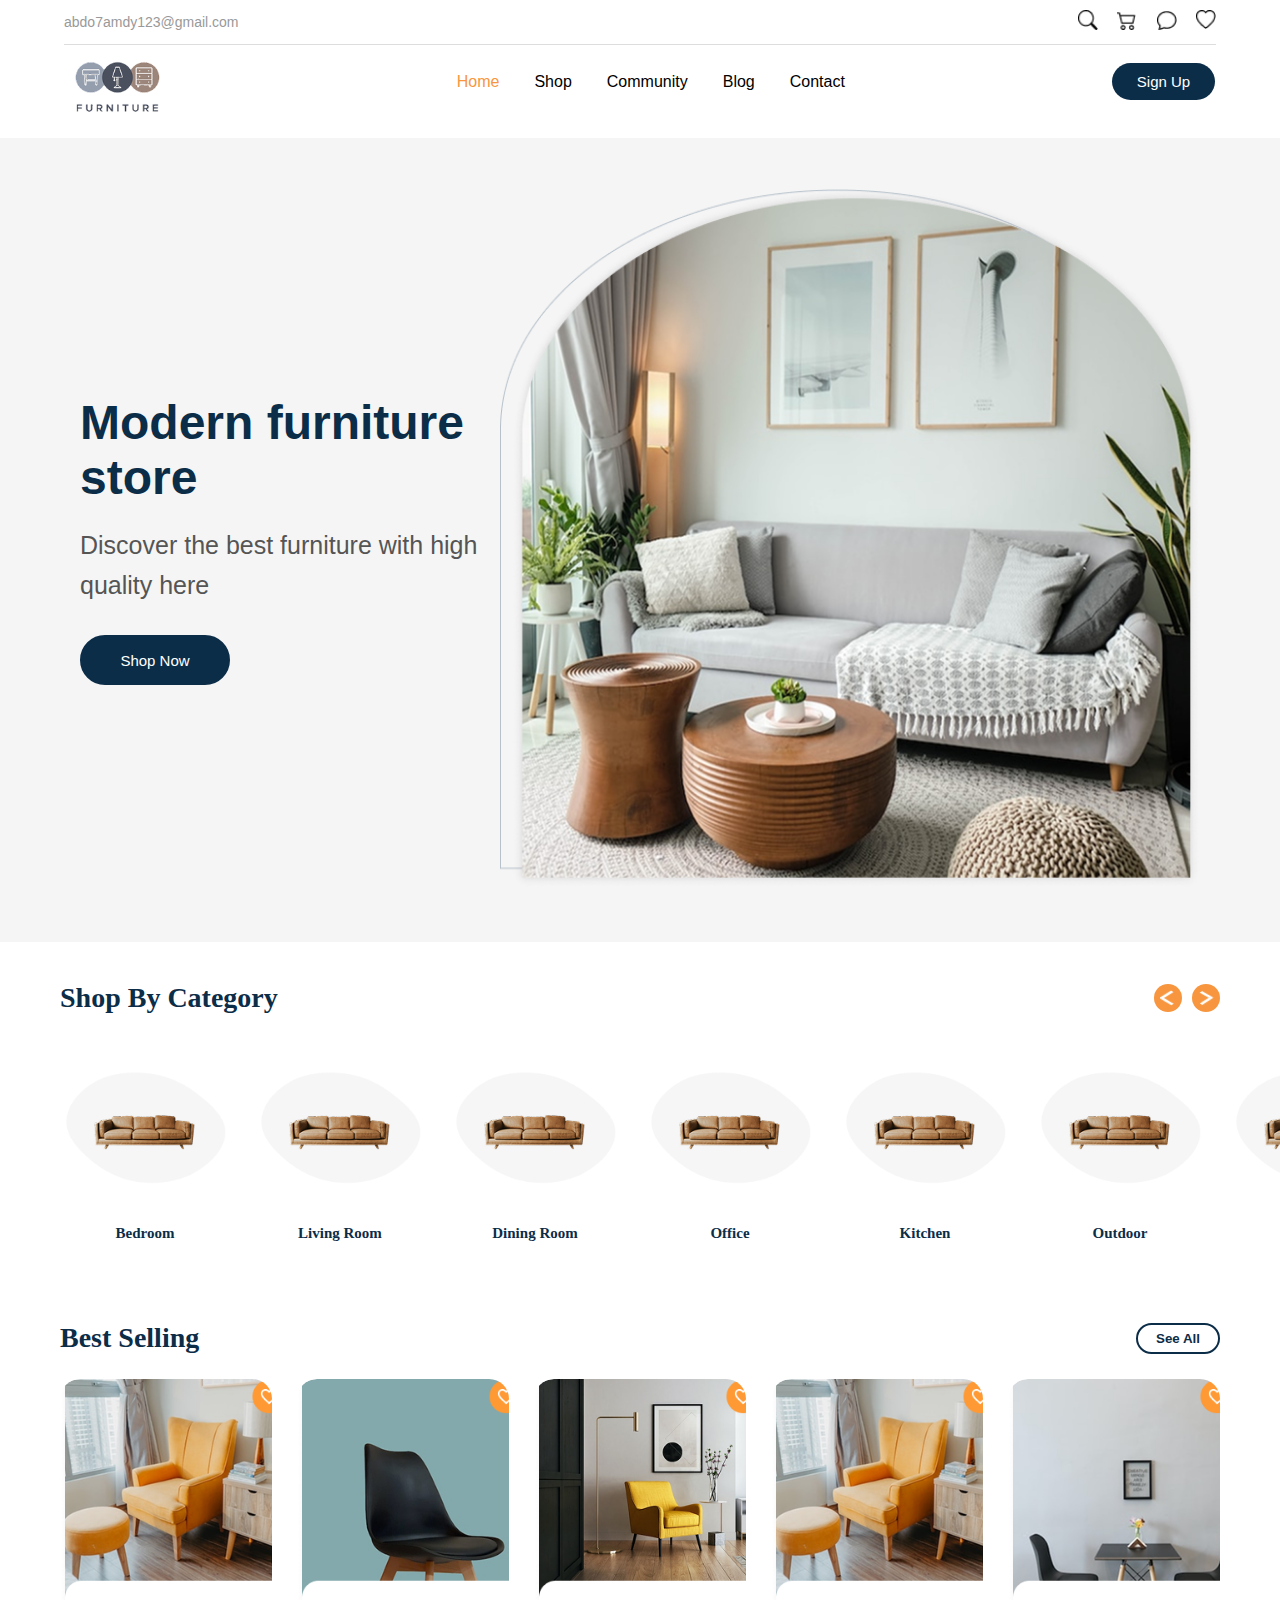
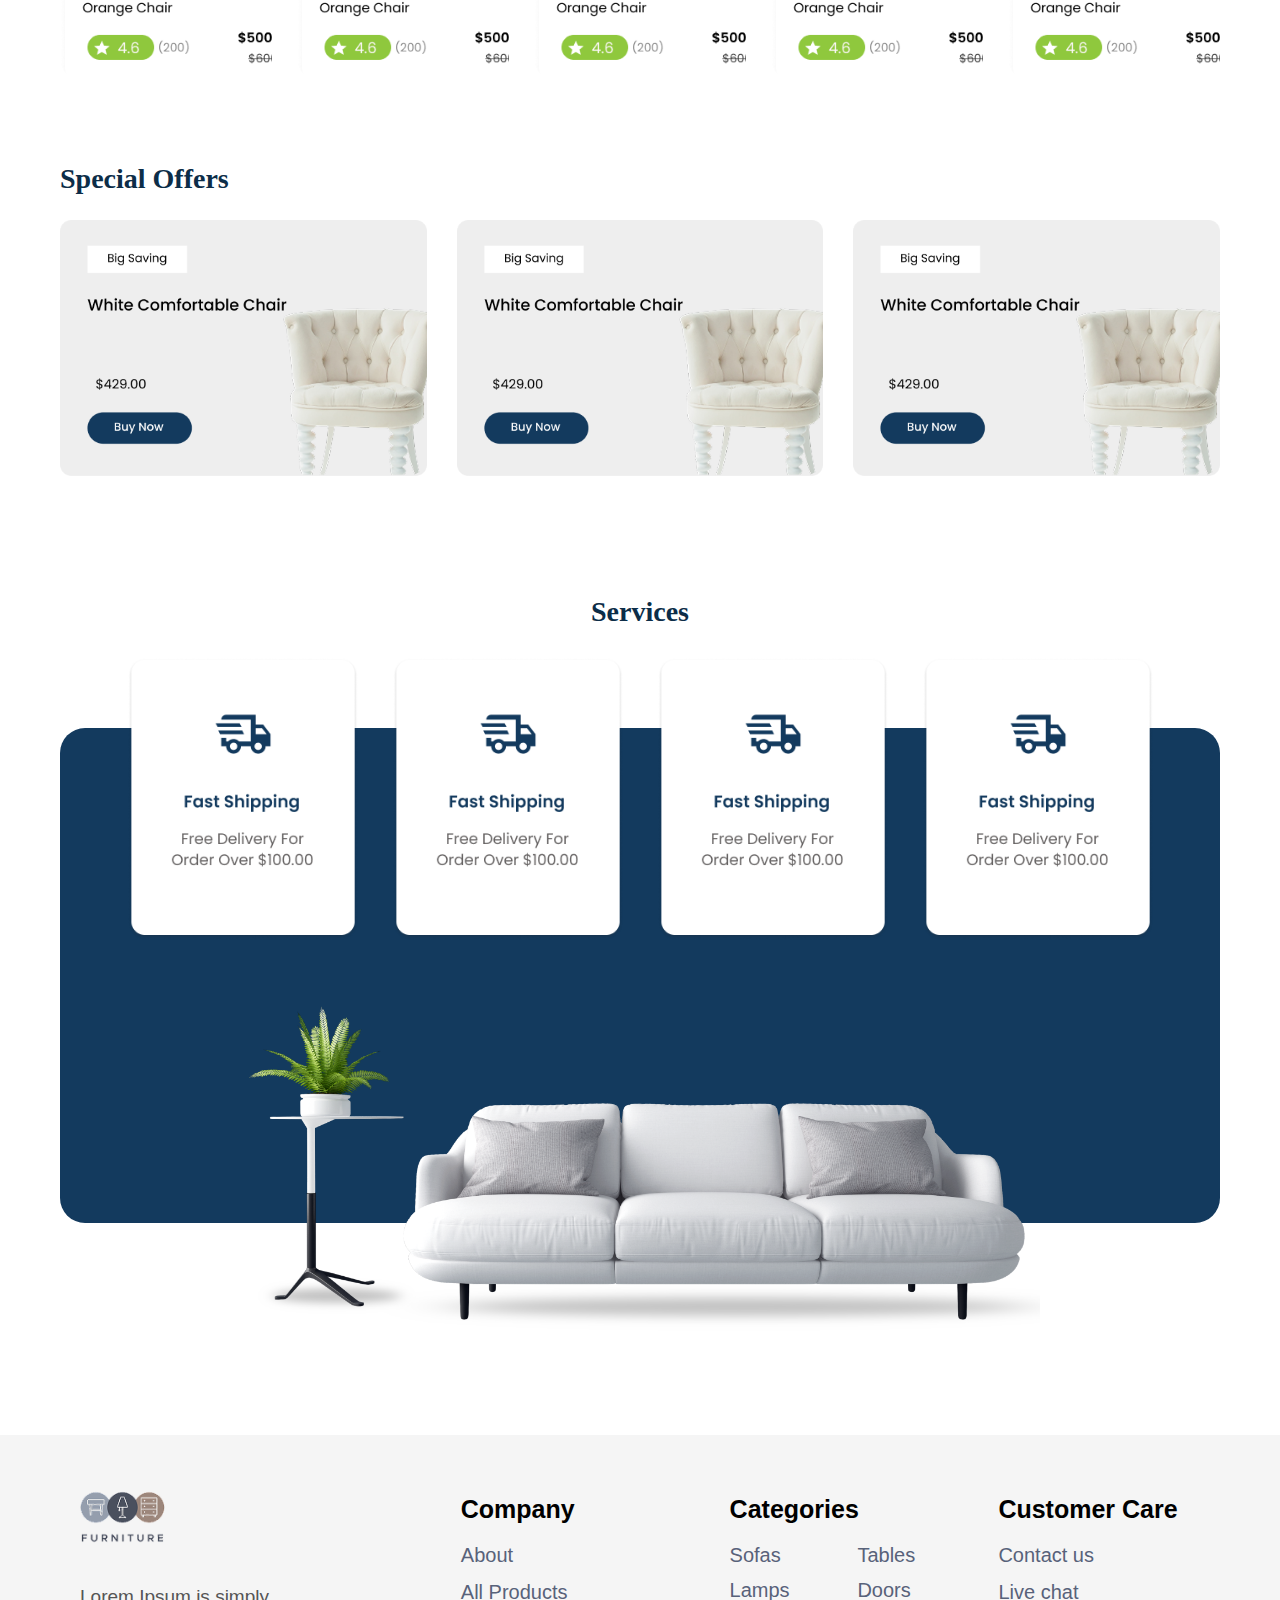
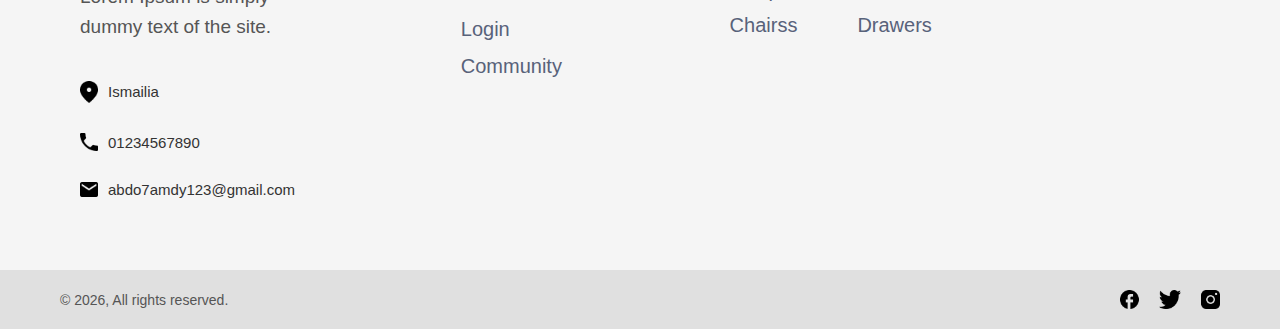
<file: index.html>
<!DOCTYPE html>
<html lang="en">

<head>
    <meta charset="UTF-8">
    <meta name="viewport" content="width=device-width, initial-scale=1.0">
    <title>Furniture</title>
    <meta name="description" content="Find your furniture">
    <meta name="author" content="Abdelrhman Hamdy Tawfic">
    <meta name="keywords"
        content="furniture, home furniture, modern furniture, wooden furniture, living room, bedroom, decor, home design">
    <link rel="stylesheet" href="style.css">
</head>

<body>
    <div class="nav1">
        <a href="mailto:abdo7amdy123@gmail.com">abdo7amdy123@gmail.com</a>
        <div class="icons">
            <img src="assets/bi_search.png" alt="Search Icon">
            <img src="assets/bi_cart2.png" alt="Cart Icon">
            <img src="assets/bi_chat.png" alt="Message Icon">
            <img src="assets/bi_heart.png" alt="Heart Icon">
        </div>

    </div>
    <div class="nav2">
        <div class="logo">
            <img src="assets/9357500_4148873 2.png" alt="Furniture Logo">
        </div>
        <ul class="menu">
            <li><a class="active" href="Home.html">Home</a></li>
            <li><a href="#">Shop</a></li>
            <li><a href="#">Community</a></li>
            <li><a href="#">Blog</a></li>
            <li><a href="contact.html">Contact</a></li>
        </ul>
        <a href="Sign.html" class="btn-signup" style="text-decoration: none;">Sign Up</a>

    </div>
    <div class="hero-section">
        <div class="hero-text">
            <h1>Modern furniture store </h1>
            <p>Discover the best furniture with high quality here</p>
            <button class="btn-shop-now" >Shop Now</button>
        </div>
        <div class="hero-image">
            <img src="assets/Group 10137.png" alt="Hero Image">
        </div>
    </div>
    <div class="Category">
        <div class="cat-header">
            <h2>Shop By Category</h2>

            <div class="arrows">
                <img src="assets/Vector.png" alt="Prev">
                <img src="assets/Vector2.png" alt="Next">
            </div>
        </div>

        <div class="categories">
            <div class="category-item">
                <img src="assets/Category.png" alt="Bedroom">
                <h3>Bedroom</h3>
            </div>
            <div class="category-item">
                <img src="assets/Category.png" alt="Living Room">
                <h3>Living Room</h3>
            </div>
            <div class="category-item">
                <img src="assets/Category.png" alt="Dining Room">
                <h3>Dining Room</h3>
            </div>
            <div class="category-item">
                <img src="assets/Category.png" alt="Office">
                <h3>Office</h3>
            </div>
            <div class="category-item">
                <img src="assets/Category.png" alt="Kitchen">
                <h3>Kitchen</h3>
            </div>
            <div class="category-item">
                <img src="assets/Category.png" alt="Outdoor">
                <h3>Outdoor</h3>
            </div>
            <div class="category-item">
                <img src="assets/Category.png" alt="Storage">
                <h3>Storage</h3>
            </div>
        </div>
    </div>
    <div class="BestSelling">
        <div class="best-header">
            <h2>Best Selling </h2>

            <button class="btn-see-all">See All</button>
        </div>
        <div class="best-products">

            <div class="product-card">
                <img src="assets/cardNewSize (1).png" alt="Product 1">
            </div>

            <div class="product-card">
                <img src="assets/cardNewSize.png" alt="Product 2">
            </div>

            <div class="product-card">
                <img src="assets/cardNewSize (2).png" alt="Product 3">
            </div>

            <div class="product-card">
                <img src="assets/cardNewSize (1).png" alt="Product 4">
            </div>

            <div class="product-card">
                <img src="assets/cardNewSize (4).png" alt="Product 5">
            </div>
        </div>
    </div>
    <div class="SpecialOffers">
        <div class="offer-text">
            <h2>Special Offers </h2>
        </div>
        <div class="offer-container">
            <div class="offer-card">
                <img src="assets/offerCardNewSize.png" alt="Offer1">
            </div>
            <div class="offer-card">
                <img src="assets/offerCardNewSize.png" alt="Offer2">
            </div>
            <div class="offer-card">
                <img src="assets/offerCardNewSize.png" alt="Offer3">
            </div>
        </div>
    </div>
    <div class="Services">
        <div class="Services-text">
            <h2>Services</h2>
        </div>

        <div class="services-container">
            <div class="services-bg"></div>

            <div class="service-cards">
                <div class="service-card">
                    <img src="assets/serviceNewSize.png" alt="">
                </div>

                <div class="service-card">
                    <img src="assets/serviceNewSize.png" alt="">

                </div>

                <div class="service-card">
                    <img src="assets/serviceNewSize.png" alt="">

                </div>

                <div class="service-card">
                    <img src="assets/serviceNewSize.png" alt="">
                </div>
            </div>

            <div class="service-img">
                <img src="assets/8498320_1 1.png" alt="">
            </div>
        </div>
    </div>
    <div class="footer">
        <div class="upper-footer">
            <div class="the-logo">
                <div class="logo-footer">
                    <img src="assets/image.png" alt="Furniture Logo">
                </div>
                <div class="logo-text">
                    <p>Lorem Ipsum is simply dummy text of the site.</p>
                </div>
                <div class="logo-para">
                    <img src="assets/Vector12.png" alt="Company">
                    <p>Ismailia</p>
                </div>
                <div class="logo-para">
                    <img src="assets/Vector (1).png" alt="Company">
                    <p>01234567890</p>
                </div>
                <div class="logo-para">
                    <img src="assets/Vector (2).png" alt="Company">
                    <a href="mailto:abdo7amdy123@gmail.com">abdo7amdy123@gmail.com</a>
                </div>
            </div>
            <div class="company">
                <h1>Company</h1>
                <p>About</p>
                <p>All Products</p>
                <p>Login</p>
                <p>Community</p>
            </div>
            <div class="Categ">
                <h1>Categories</h1>
                <div class="Categ0">
                    <div class="Categ1">
                        <p>Sofas</p>
                        <p>Lamps</p>
                        <p>Chairss</p>
                    </div>
                    <div class="Categ2">
                        <p>Tables</p>
                        <p>Doors</p>
                        <p>Drawers</p>
                    </div>

                </div>
                
            </div>
            <div class="customer-care">
                    <h1>Customer Care</h1>
                    <p>Contact us</p>
                    <p>Live chat</p>
                
            </div>
            
        </div>
        <div class="lower-footer">
                <p>© 2026, All rights reserved.</p>
                <img src="assets/Group 223.png" alt="Links">
            

        </div>
    </div>


</body>

</html>
</file>
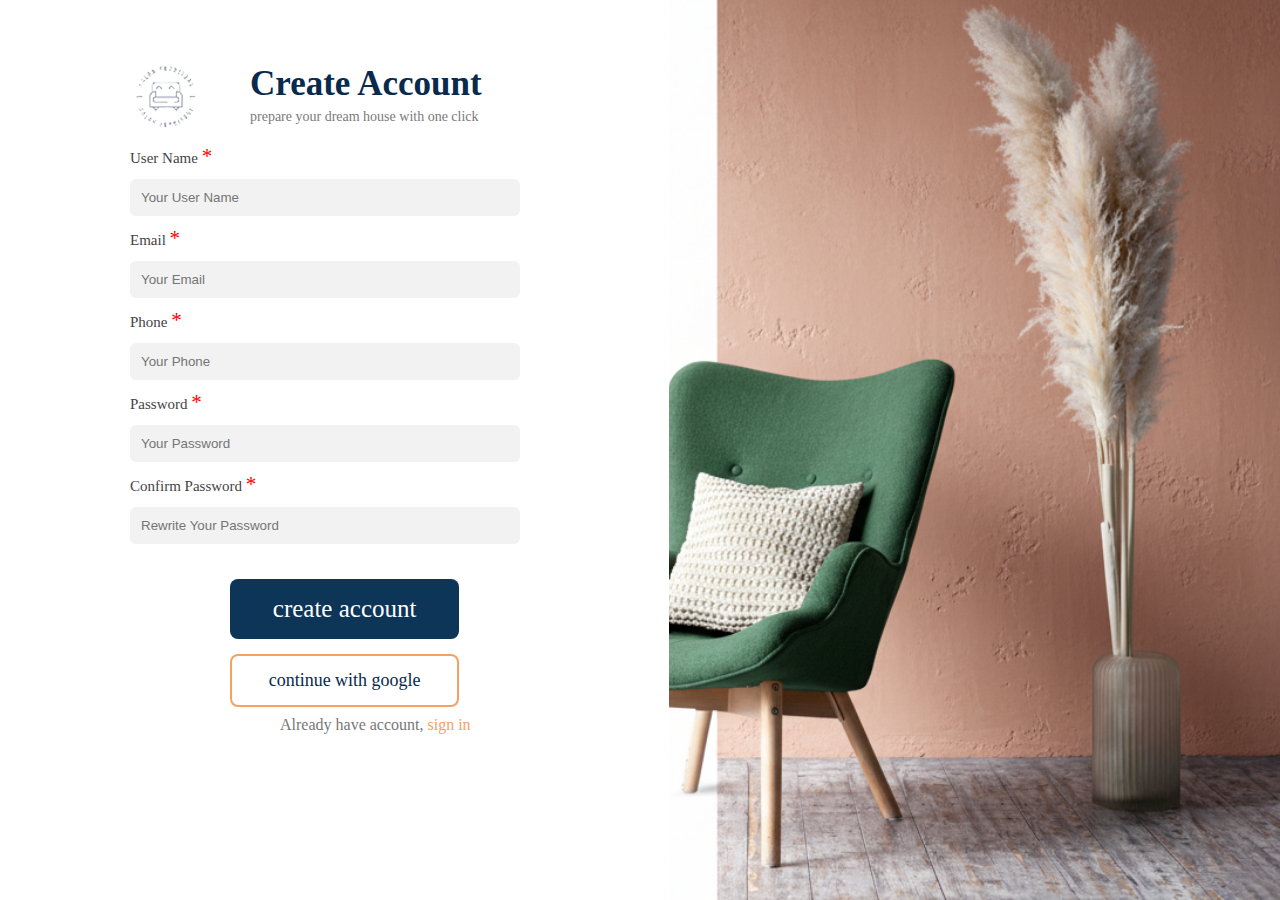
<file: Sign.html>
<!DOCTYPE html>
<html lang="en">
<head>
    <meta charset="UTF-8">
    <meta name="viewport" content="width=device-width, initial-scale=1.0">
    <title>Furniture</title>
    <meta name="description" content="Find your furniture">
    <meta name="author" content="Abdelrhman Hamdy Tawfic">
    <meta name="keywords"
        content="furniture, home furniture, modern furniture, wooden furniture, living room, bedroom, decor, home design">
    <link rel="stylesheet" href="Sign.css">
</head>
<body>
    <div class="sign">
        <div class="form">
        <div class="form-header">
        <img src="assets/4267018(1) 1.png" class="form-logo">

        <div class="title-box">
        <h1>Create Account</h1>
        <p class="title">prepare your dream house with one click</p>
        </div>
        </div>

        <form action="Home.html" method="post">
            <label for="username">User Name <span>*</span></label>
            <input type="text" id="username" name="username" placeholder="Your User Name" required>

            <label for="email">Email <span>*</span></label>
            <input type="email"id="email" name="email" placeholder="Your Email" required>

            <label for="phone">Phone <span>*</span></label>
            <input type="text"id="phone" name="phone" placeholder="Your Phone" required>

            <label for="pass1">Password <span>*</span></label>
            <input type="password"id="pass1" name="pass1" placeholder="Your Password" required>

            <label for="pass2">Confirm Password <span>*</span></label>
            <input type="password"id="pass2" name="pass2" placeholder="Rewrite Your Password" required>

        <button type="submit" class="create-button">create account</button>
        </form>


        <button class="google-button">continue with google</button>

        <p class="text">Already have account, <a href="#">sign in</a></p>

        
    </div>
        <div class="sign-img">
             <img src="assets/visions-generated-1763672165338.png" class="bg-img" />
        </div>
    </div>


</body>
</html>
</file>
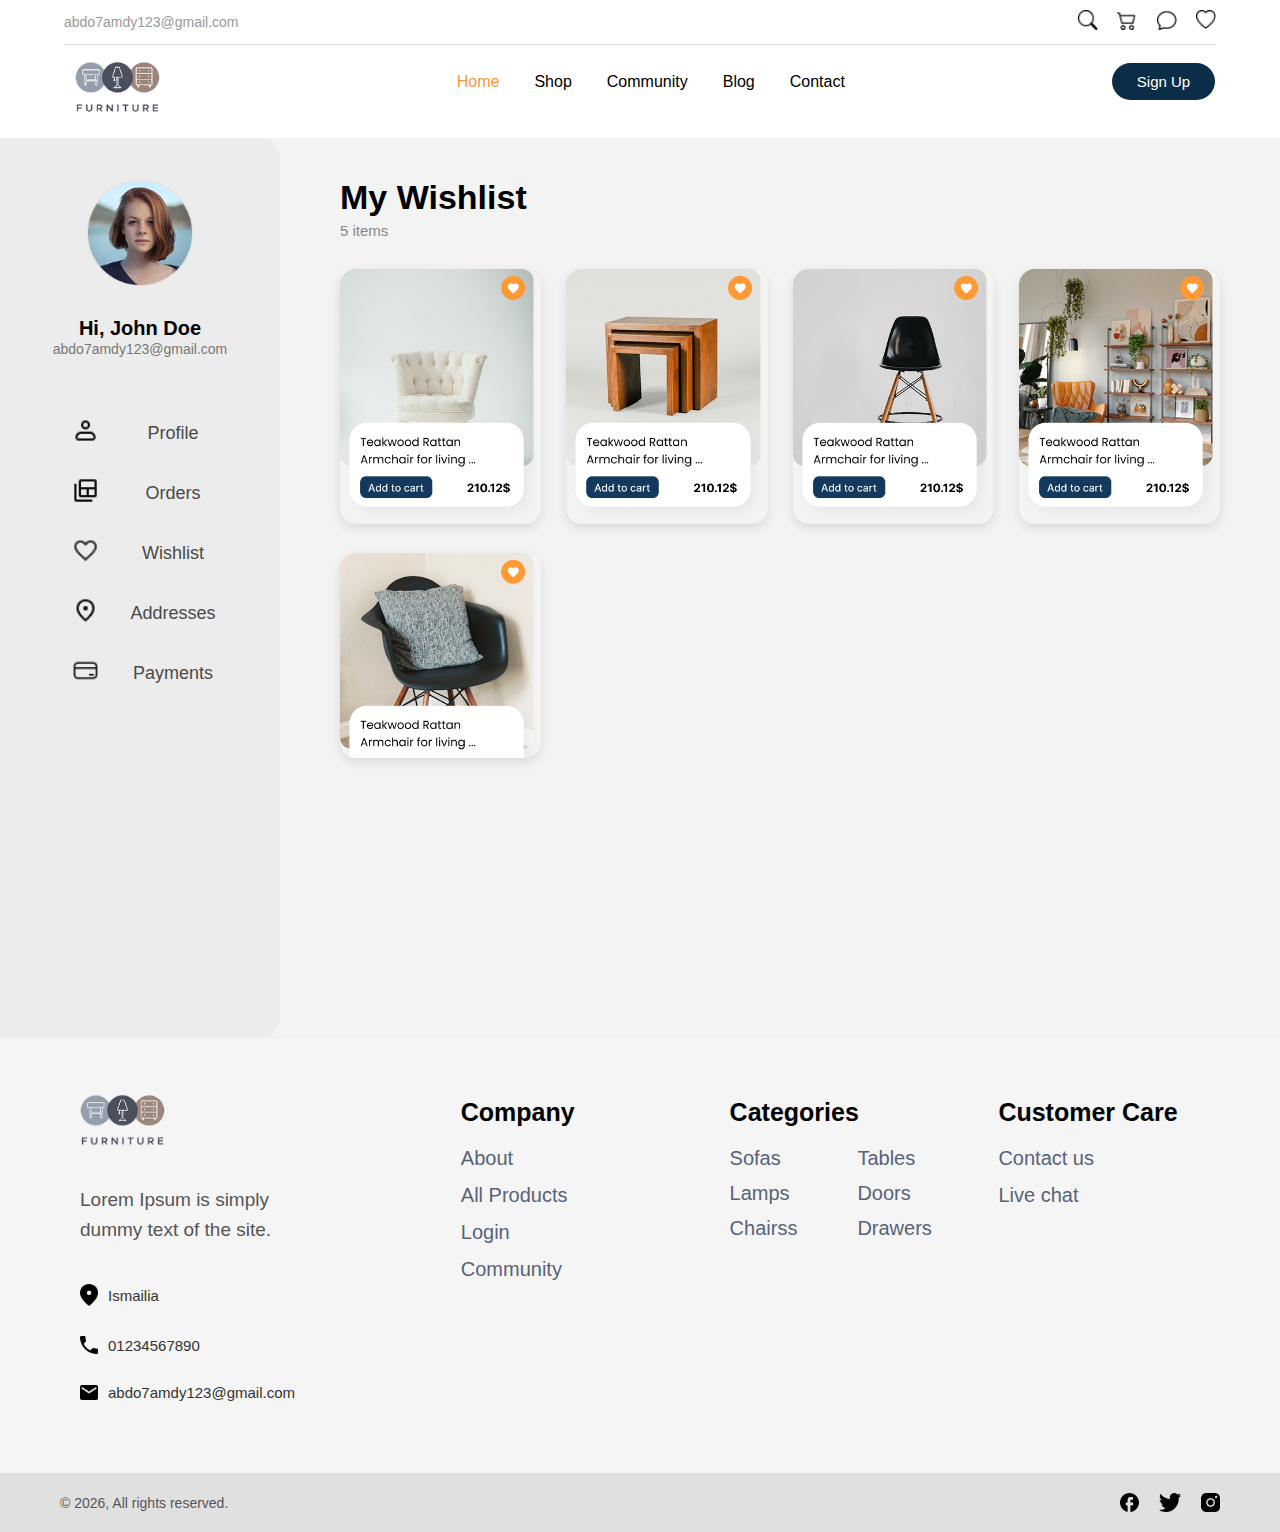
<file: wishlist.html>
<!DOCTYPE html>
<html lang="en">
<head>
    <meta charset="UTF-8">
    <meta name="viewport" content="width=device-width, initial-scale=1.0">
    <title>Furniture</title>
    <meta name="description" content="Find your furniture">
    <meta name="author" content="Abdelrhman Hamdy Tawfic">
    <meta name="keywords"
        content="furniture, home furniture, modern furniture, wooden furniture, living room, bedroom, decor, home design">
    <link rel="stylesheet" href="wishlist.css">
</head>
<body>
    <div class="nav1">
        <a href="mailto:abdo7amdy123@gmail.com">abdo7amdy123@gmail.com</a>
        <div class="icons">
            <img src="assets/bi_search.png" alt="Search Icon">
            <img src="assets/bi_cart2.png" alt="Cart Icon">
            <img src="assets/bi_chat.png" alt="Message Icon">
            <img src="assets/bi_heart.png" alt="Heart Icon">
        </div>

    </div>
    <div class="nav2">
        <div class="logo">
            <img src="assets/9357500_4148873 2.png" alt="Furniture Logo">
        </div>
        <ul class="menu">
            <li><a class="active" href="Home.html">Home</a></li>
            <li><a href="#">Shop</a></li>
            <li><a href="#">Community</a></li>
            <li><a href="#">Blog</a></li>
            <li><a href="contact.html">Contact</a></li>
        </ul>
        <a href="Sign.html" class="btn-signup" style="text-decoration: none;">Sign Up</a>

    </div>
    <div class="main-page">
        <div class="sidebar">
            <img src="assets/Ellipse 10333.png" alt="User Avatar">
            <h2>Hi, John Doe</h2>
            <a href="mailto:abdo7amdy123@gmail.com">abdo7amdy123@gmail.com</a>
            <ul class="sidebar-menu">
                <li>
                    <img src="assets/iconamoon_profile-light.png" alt="">
                    <span>Profile</span>
                </li>
                <li>
                    <img src="assets/material-symbols_backup-table.png" alt="">
                    <span>Orders</span>
                </li>
            
                <li>
                    <img src="assets/mdi_cards-heart-outline.png" alt="">
                    <span>Wishlist</span>
                </li>
            
                <li>
                    <img src="assets/mdi_cards-heart-outline (1).png" alt="">
                    <span>Addresses</span>
                </li>
            
                <li>
                    <img src="assets/mdi_cards-heart-outline (2).png" alt="">
                    <span>Payments</span>
                </li>
            </ul>

        </div>
        <div class="wishlist">
            <div class="wishlist-text">
                <h1>My Wishlist</h1>
                <p>5 items</p>
            </div>
            <div class="wishlist-items">
                <div class="item">
                    <img src="assets/WishlistCard.png" alt="Item 1">
                </div>
                <div class="item">
                    <img src="assets/WishlistCard (1).png" alt="Item 2">
                </div>
                <div class="item">
                    <img src="assets/WishlistCard (2).png" alt="Item 3">
                </div>
                <div class="item">
                    <img src="assets/WishlistCard (3).png" alt="Item 4">
                </div>
                <div class="item">
                    <img src="assets/WishlistCard (4).png" alt="Item 5">
                </div>
            </div>

        </div>
    </div>






    <div class="footer">
        <div class="upper-footer">
            <div class="the-logo">
                <div class="logo-footer">
                    <img src="assets/image.png" alt="Furniture Logo">
                </div>
                <div class="logo-text">
                    <p>Lorem Ipsum is simply dummy text of the site.</p>
                </div>
                <div class="logo-para">
                    <img src="assets/Vector12.png" alt="Company">
                    <p>Ismailia</p>
                </div>
                <div class="logo-para">
                    <img src="assets/Vector (1).png" alt="Company">
                    <p>01234567890</p>
                </div>
                <div class="logo-para">
                    <img src="assets/Vector (2).png" alt="Company">
                    <a href="mailto:abdo7amdy123@gmail.com">abdo7amdy123@gmail.com</a>
                </div>
            </div>
            <div class="company">
                <h1>Company</h1>
                <p>About</p>
                <p>All Products</p>
                <p>Login</p>
                <p>Community</p>
            </div>
            <div class="Categ">
                <h1>Categories</h1>
                <div class="Categ0">
                    <div class="Categ1">
                        <p>Sofas</p>
                        <p>Lamps</p>
                        <p>Chairss</p>
                    </div>
                    <div class="Categ2">
                        <p>Tables</p>
                        <p>Doors</p>
                        <p>Drawers</p>
                    </div>

                </div>
                
            </div>
            <div class="customer-care">
                    <h1>Customer Care</h1>
                    <p>Contact us</p>
                    <p>Live chat</p>
                
            </div>
            
        </div>
        <div class="lower-footer">
                <p>© 2026, All rights reserved.</p>
                <img src="assets/Group 223.png" alt="Links">
            

        </div>
    </div>
</body>
</html>
</file>
<file: style.css>
* {
    margin: 0;
    padding: 0;
    box-sizing: border-box;
}
.nav1 {
    display: flex;
    justify-content: space-between;
    align-items: center;
    padding: 10px 0px;
    border-bottom: 1px solid #ddd;
    font-family: Arial, sans-serif;
    width: 90%;
    margin: auto;
}

.nav1 a {
    color: #999;
    text-decoration: none;
    font-size: 14px;
}

.nav1 img {
    width: 20px;
    height: 20px;
    margin-left: 15px;
    cursor: pointer;
}

.nav1 img:nth-child(4) { 
    filter: hue-rotate(-20deg) saturate(3);
}
.nav2 {
    display: flex;
    align-items: center;
    justify-content: space-between;
    background: #fff;
    font-family: Arial, sans-serif;
    width: 93%;
    margin: auto;
}

.logo img {
    width: 145px; 
}

.menu {
    list-style: none;
    display: flex;
    gap: 35px;
    margin: 0;
    padding: 0;
}

.menu li a {
    text-decoration: none;
    color: #000;
    font-size: 16px;
    transition: 0.3s;
}

.menu li a:hover,
.menu li a.active {
    color: #f7963f; 
}

.btn-signup {
    background: #0c2d48;
    color: #fff;
    border: none;
    padding: 10px 25px;
    border-radius: 25px;
    font-size: 15px;
    cursor: pointer;
    transition: 0.3s;
    margin-right: 20px;

}

.btn-signup:hover {
    opacity: 0.8;
}

.hero-section{
    display: flex;
    justify-content: space-between;
    align-items: center;
    padding: 50px 80px;
    margin-top: 20px;
    background-color: #f5f5f5;
    font-family: Arial, sans-serif;
}
.hero-section h1{
    font-size: 48px;
    color: #0c2d48; 
    margin-bottom: 20px;
}
.hero-section p{
    font-size: 25px;
    color: #555;
    margin-bottom: 30px;
    line-height: 1.6;
    max-width: 500px;
}
.hero-section img
{
    width: 700px;
    height: 700px;
}
.btn-shop-now {
    background: #0c2d48;
    color: #ffffff; 
    border: 2px solid #0c2d48;
    padding: 8px 22px;
    border-radius: 25px;
    font-size: 15px;
    width: 150px;
    height: 50px;
    cursor: pointer;
    transition: 0.3s;
}
.Category {
    padding: 40px 60px;
}

.cat-header {
    display: flex;
    justify-content: space-between;
    align-items: center;
    margin-bottom: 25px;
}

.cat-header h2 {
    font-size: 28px;
    color: #0c2d48;
}

.arrows {
    display: flex;
    gap: 10px;
}

.arrows img {
    width: 28px;
    height: 28px;
    background: #f7963f;
    border-radius: 50%;
    padding: 6px;
    cursor: default; 
}

.categories {
    display: flex;
    justify-content: space-between;
    align-items: center;
    gap: 25px;
}

.category-item {
    text-align: center;
}

.category-item img {
    width: 170px;
    height: 170px;
    object-fit: contain;
    padding: 0;       
    background: none;
    border-radius: 0; 
}
.category-item h3 {
    font-size: 15px;
    margin-top: 12px;
    color: #0c2d48;
    font-weight: 600;
}

.BestSelling {
    padding: 40px 60px;
}

.best-header {
    display: flex;
    justify-content: space-between;
    align-items: center;
    margin-bottom: 25px;
}

.best-header h2 {
    font-size: 28px;
    color: #0c2d48;
    font-weight: 700;
}

.btn-see-all {
    background: none;
    border: 2px solid #0c2d48;
    padding: 6px 18px;
    border-radius: 20px;
    color: #0c2d48;
    font-weight: 600;
    cursor: pointer;
    transition: 0.3s;
}

.btn-see-all:hover {
    background: #0c2d48;
    color: #fff;
}

.best-products {
    display: flex;
    gap: 25px;
    flex-wrap: nowrap;
}

.product-card {
    width: 300px;
    background: #ffffff;
    border-radius: 20px;
    overflow: hidden;
    transition: 0.3s;
}

.product-card:hover {
    box-shadow: 0 4px 15px rgba(0, 0, 0, 0.15);
}

.product-card img {
    width: 260px;
    height: 300px;
    object-fit: cover;
    border-radius: 20px;
}
.SpecialOffers {
    padding: 40px 60px;
    width: 100%;
}

.offer-text h2 {
    font-size: 28px;
    color: #0c2d48;
    font-weight: 700;
    margin-bottom: 25px;
}

.offer-container {
    width: 100%;               
    display: flex;
    justify-content: space-between;
    align-items: center;
    gap: 30px;                 
    flex-wrap: nowrap;        
}

.offer-card {
    flex: 1;                   
}

.offer-card img {
    width: 100%;               
    display: block;
}
.Services {
    width: 100%;
    text-align: center;
    margin-top: 40px;
    padding: 40px 60px;
}

.Services-text h2 {
    font-size: 28px;
    font-weight: 700;
    color: #0c2d48;
    margin-bottom: 50px;
}

.services-bg {
    width: 100%;
    height: 495px;
    background: #133A5E;
    border-radius: 25px;
    position: absolute;
    top: 50px;
    left: 0;
    z-index: 1;
}

.services-container {
    position: relative;
    width: 100%;
    display: flex;
    flex-direction: column;
    align-items: center;
}

.service-cards {
    display: flex;
    justify-content: center;
    align-items: center;
    gap: 35px;
    position: relative;
    z-index: 2;
    margin-bottom: 60px;
    top: -20px;
}



.service-card img {
    width: 230px;
    margin-bottom: 10px;
}

.service-card h3 {
    font-size: 18px;
    font-weight: bold;
    color: #0c2d48;
    margin-bottom: 10px;
}

.service-card p {
    font-size: 14px;
    color: #555;
}

.service-img img {
    width: 800px;
    position: relative;
    z-index: 3;
    margin-top: -40px;
}
.footer {
    margin-top: 60px;
    background-color:#F3F3F3;
}
.upper-footer {
    width: 100%;
    display: flex;
    justify-content: space-between;
    padding: 60px 80px;
    background: #f5f5f5;
    font-family: sans-serif;
}

.upper-footer div h1 {
    font-size: 25px;
    margin-bottom: 20px;
    font-weight: 600;
}

.the-logo {
    width: 28%;
    display: flex;
    flex-direction: column;
    align-items: flex-start;
    justify-content: flex-start;
    gap: 18px; 
}
.logo-footer {
    display: flex;
    align-items: center;
    justify-content: flex-start;
}


.logo-footer img {
    width: 145px; 
    margin-bottom: 20px;
    margin-left: -30px;
    margin-top: -20px;

}

.logo-text p {
    width: 80%;
    color: #555;
    line-height: 1.6;
    margin-bottom: 20px;
    font-size: 19px;
}


.logo-para {
    display: flex;
    align-items: center;
    gap: 10px;
    margin-bottom: 12px;
}

.logo-para img {
    width: 18px;
}

.logo-para p,
.logo-para a {
    color: #333;
    font-size: 15px;
    text-decoration: none;
}

.company, .Categ, .customer-care {
    width: 18%;
}

.company p,
.Categ p,
.customer-care p {
    font-size: 20px;
    color: #58627A;
    margin-bottom: 14px;
    cursor: pointer;
    transition: 0.3s;
}

.company p:hover,
.Categ p:hover,
.customer-care p:hover {
    color: #000;
}

.Categ0 {
    display: flex;
    gap: 60px;
}

.Categ1 p, .Categ2 p {
    margin-bottom: 12px;
}

.lower-footer {
    display: flex;
    justify-content: space-between;
    align-items: center;
    padding: 20px 60px;
    background-color: #e0e0e0;
    font-family: Arial, sans-serif;
    font-size: 14px;
    color: #555555;
}
.lower-footer img {
    width: 100px;
    height: auto;
    cursor: pointer;

}
</file>
<file: Sign.css>
*{
    margin: 0;
    padding: 0;
    box-sizing: border-box;
}
.sign {
    width: 100%;
    height: 100vh;
    display: flex;
    overflow: hidden;
    font-family: "lobstar",regular;
    background: #ffffff;
    position: relative;
}

.form {
    width: 50%;
    padding: 60px 80px;
    display: flex;
    flex-direction: column;
    position: relative;
    z-index: 3;
    margin-left: 50px;
}

.form-logo {
    width: 85px;
    margin-bottom: 25px;
}

.form h1 {
    font-size: 40px;
    font-weight: 700;
    color: #082a4c;
}

.title {
    color: #7a7a7a;
    margin-bottom: 25px;
    font-size: 15px;
}
.title-box{
    margin-top: 4px;
}
form {
    display: flex;
    flex-direction: column;
    gap: 10px;
    margin-top: -130px;
}

form label {
    font-size: 15px;
    color: #444;
    font-weight: 500;
}

form input {
    width: 85%;
    padding:11px;
    background: #f2f2f2;
    border: none;
    border-radius: 6px;
}

.create-button {
    margin-top: 25px;
    background: #0c3557;
    color: #fff;
    padding: 16px;
    width: 50%;
    border-radius: 8px;
    border: none;
    font-size: 25px;
    cursor: pointer;
    margin-left: 100px;
    font-family: "lobstar",regular ;
}

.google-button {
    margin-top: 15px;
    background: #fff;
    color: #082a4c;
    padding: 14px;
    width: 50%;
    border-radius: 8px;
    border: 2px solid #f4a261;
    font-size: 18px;
    cursor: pointer;
    margin-left: 100px;
    font-family: "lobstar",regular ;

    
}

.text {
    margin-top: 9px;
    color: #777;
    margin-left: 150px;

}

.text a {
    color: #f4a261;
    text-decoration: none;
}

.sign-img {
    width: 50%;
    height: 100%;
    position: relative;
    overflow: hidden;
}

.sign-img .bg-img {
    width: 100%;
    height: 100%;
    object-fit: cover;            
    object-position: right center; 
    display: block;
}


.form-header {
    display: flex;
    gap: 20px;
    margin-bottom: 100px;

}

.form-logo {
    width: 100px;
}

.title-box h1 {
    font-size: 35px;
    font-weight: 700;
    color: #082a4c;
    margin: 0;
}

.title-box .title {
    margin: 0;
    margin-top: 5px;
    font-size: 14px;
    color: #7a7a7a;
}
span{
color: red;
    font-size: 21px;
}
</file>
<file: wishlist.css>
*{
    margin: 0;
    padding: 0;
    box-sizing: border-box;
}
.nav1 {
    display: flex;
    justify-content: space-between;
    align-items: center;
    padding: 10px 0px;
    border-bottom: 1px solid #ddd;
    font-family: Arial, sans-serif;
    width: 90%;
    margin: auto;
}

.nav1 a {
    color: #999;
    text-decoration: none;
    font-size: 14px;
}

.nav1 img {
    width: 20px;
    height: 20px;
    margin-left: 15px;
    cursor: pointer;
}


.nav2 {
    display: flex;
    align-items: center;
    justify-content: space-between;
    background: #fff;
    font-family: Arial, sans-serif;
    width: 93%;
    margin: auto;
}

.logo img {
    width: 145px; 
}

.menu {
    list-style: none;
    display: flex;
    gap: 35px;
    margin: 0;
    padding: 0;
    
}

.menu li a {
    text-decoration: none;
    color: #000;
    font-size: 16px;
    transition: 0.3s;
}

.menu li a:hover,
.menu li a.active {
    color: #f7963f; 
}

.btn-signup {
    background: #0c2d48;
    color: #fff;
    border: none;
    padding: 10px 25px;
    border-radius: 25px;
    font-size: 15px;
    cursor: pointer;
    transition: 0.3s;
    margin-right: 20px;
}

.btn-signup:hover {
    opacity: 0.8;
}

.main-page {
    display: flex;
    width: 100%;
    background: #F3F3F3;
    font-family: "Poppins", sans-serif;
    margin-top: 20px;
}


.sidebar {
    width: 280px;
    min-height: 100vh;
    background: #ECECEC;
    padding: 40px 20px;
    text-align: center;
    border-radius: 0 20px 20px 0;
}

.sidebar img {
    width: 110px;
    height: 110px;
    border-radius: 50%;
    object-fit: cover;
    margin-bottom: 15px;
}

.sidebar h2 {
    margin-top: 10px;
    font-size: 20px;
    font-weight: 600;
}

.sidebar a {
    color: #777;
    font-size: 14px;
    text-decoration: none;
}

.sidebar-menu {
    margin-top: 50px;
    list-style: none;
    padding: 0;
}

.sidebar-menu li {
    height: 60px;
    display: flex;
    justify-content: center;
    align-items: center;
}

.sidebar-menu li img {
    height: 120px !important;
    min-width: 27px;
    min-height: 27px;
    margin-right: 15px;
    cursor: pointer;
    filter: brightness(0.2);
    margin-bottom: 15px;
}


.wishlist {
    flex: 1;
    padding: 40px 60px;
    background-color: #F3F3F3;
}

.wishlist-text h1 {
    font-size: 34px;
    font-weight: 700;
}

.wishlist-text p {
    margin-top: 5px;
    font-size: 15px;
    color: #888;
}


.wishlist-items {
    margin-top: 30px;
    display: grid;
    grid-template-columns: repeat(4, 1fr);
    gap: 25px;
}

.item img {
    width: 100%;
    border-radius: 16px;
    box-shadow: 0 4px 12px rgba(0,0,0,0.1);
    transition: .25s;
}




.footer {
    background-color:#F3F3F3;
}
.upper-footer {
    width: 100%;
    display: flex;
    justify-content: space-between;
    padding: 60px 80px;
    background: #f5f5f5;
    font-family: sans-serif;
}

.upper-footer div h1 {
    font-size: 25px;
    margin-bottom: 20px;
    font-weight: 600;
}

.the-logo {
    width: 28%;
    display: flex;
    flex-direction: column;
    align-items: flex-start;
    justify-content: flex-start;
    gap: 18px; 
}
.logo-footer {
    display: flex;
    align-items: center;
    justify-content: flex-start;
}


.logo-footer img {
    width: 145px; 
    margin-bottom: 20px;
    margin-left: -30px;
    margin-top: -20px;

}

.logo-text p {
    width: 80%;
    color: #555;
    line-height: 1.6;
    margin-bottom: 20px;
    font-size: 19px;
}


.logo-para {
    display: flex;
    align-items: center;
    gap: 10px;
    margin-bottom: 12px;
}

.logo-para img {
    width: 18px;
}

.logo-para p,
.logo-para a {
    color: #333;
    font-size: 15px;
    text-decoration: none;
}

.company, .Categ, .customer-care {
    width: 18%;
}

.company p,
.Categ p,
.customer-care p {
    font-size: 20px;
    color: #58627A;
    margin-bottom: 14px;
    cursor: pointer;
    transition: 0.3s;
}


.Categ0 {
    display: flex;
    gap: 60px;
}

.Categ1 p, .Categ2 p {
    margin-bottom: 12px;
}

.lower-footer {
    display: flex;
    justify-content: space-between;
    align-items: center;
    padding: 20px 60px;
    background-color: #e0e0e0;
    font-family: Arial, sans-serif;
    font-size: 14px;
    color: #555555;
}
.lower-footer img {
    width: 100px;
    height: auto;
    cursor: pointer;

}
.sidebar-menu {
    list-style: none;
    padding: 0;
    width: 260px;
}
.sidebar-menu li.active {
    background: #0d2f52;
    color: white;
}
.sidebar-menu {
    list-style: none;
    padding: 0;
    width: 250px;
}

.sidebar-menu {
    list-style: none;
    padding: 0;
    width: 260px;
}

.sidebar-menu li {
    display: flex;
    align-items: center;
    gap: 14px;
    padding: 14px 12px;
    font-size: 18px;
    color: #4a4a4a;
    cursor: pointer;
    border-radius: 6px;

}

.sidebar-menu li img {
    width: 20px;   
    height: 20px;
    object-fit: contain;
}

.sidebar-menu li span {
    flex: 1;            
    display: block;
    margin-left: -90px;
    margin-top: -10px;

}
ul.sidebar-menu {
    margin-left: 40px;
}
</file>
